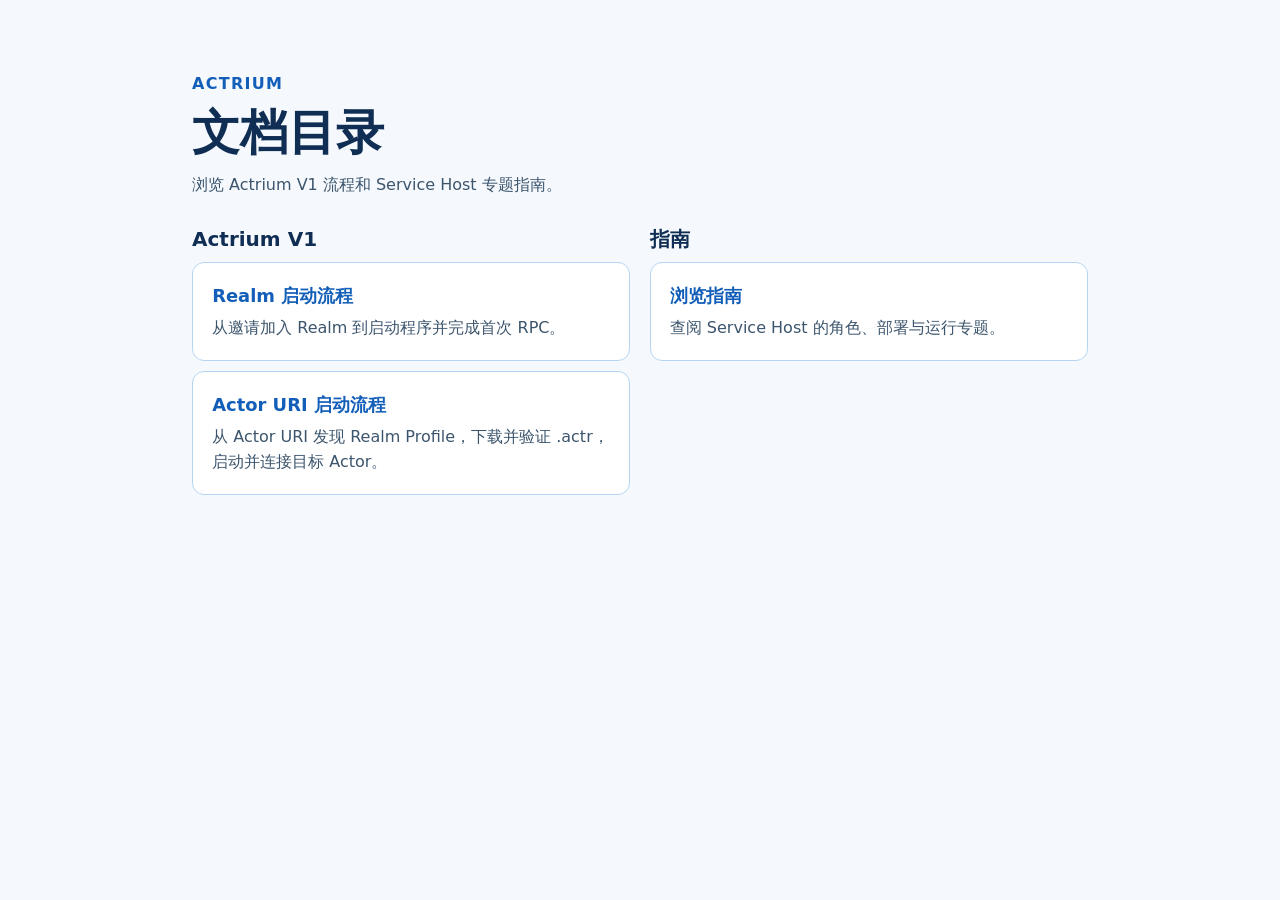
<file: index.html>
<!doctype html>
<html lang="zh-CN">
  <head>
    <meta charset="utf-8" />
    <meta name="viewport" content="width=device-width, initial-scale=1" />
    <title>Actrium 文档目录</title>
    <link rel="stylesheet" href="./assets/directory.css" />
  </head>
  <body>
    <main>
      <header>
        <p class="label">Actrium</p>
        <h1>文档目录</h1>
        <p class="intro">浏览 Actrium V1 流程和 Service Host 专题指南。</p>
      </header>

      <nav class="directory" aria-label="文档目录">
        <section aria-labelledby="actrium-v1">
          <h2 id="actrium-v1">Actrium V1</h2>
          <a class="entry" href="./realm-launch-flow/">
            <strong>Realm 启动流程</strong>
            <span>从邀请加入 Realm 到启动程序并完成首次 RPC。</span>
          </a>
          <a class="entry" href="./actor-uri-flow/">
            <strong>Actor URI 启动流程</strong>
            <span>从 Actor URI 发现 Realm Profile，下载并验证 .actr，启动并连接目标 Actor。</span>
          </a>
        </section>
        <section aria-labelledby="guides">
          <h2 id="guides">指南</h2>
          <a class="entry" href="./guides/">
            <strong>浏览指南</strong>
            <span>查阅 Service Host 的角色、部署与运行专题。</span>
          </a>
        </section>
      </nav>
    </main>
  </body>
</html>
</file>
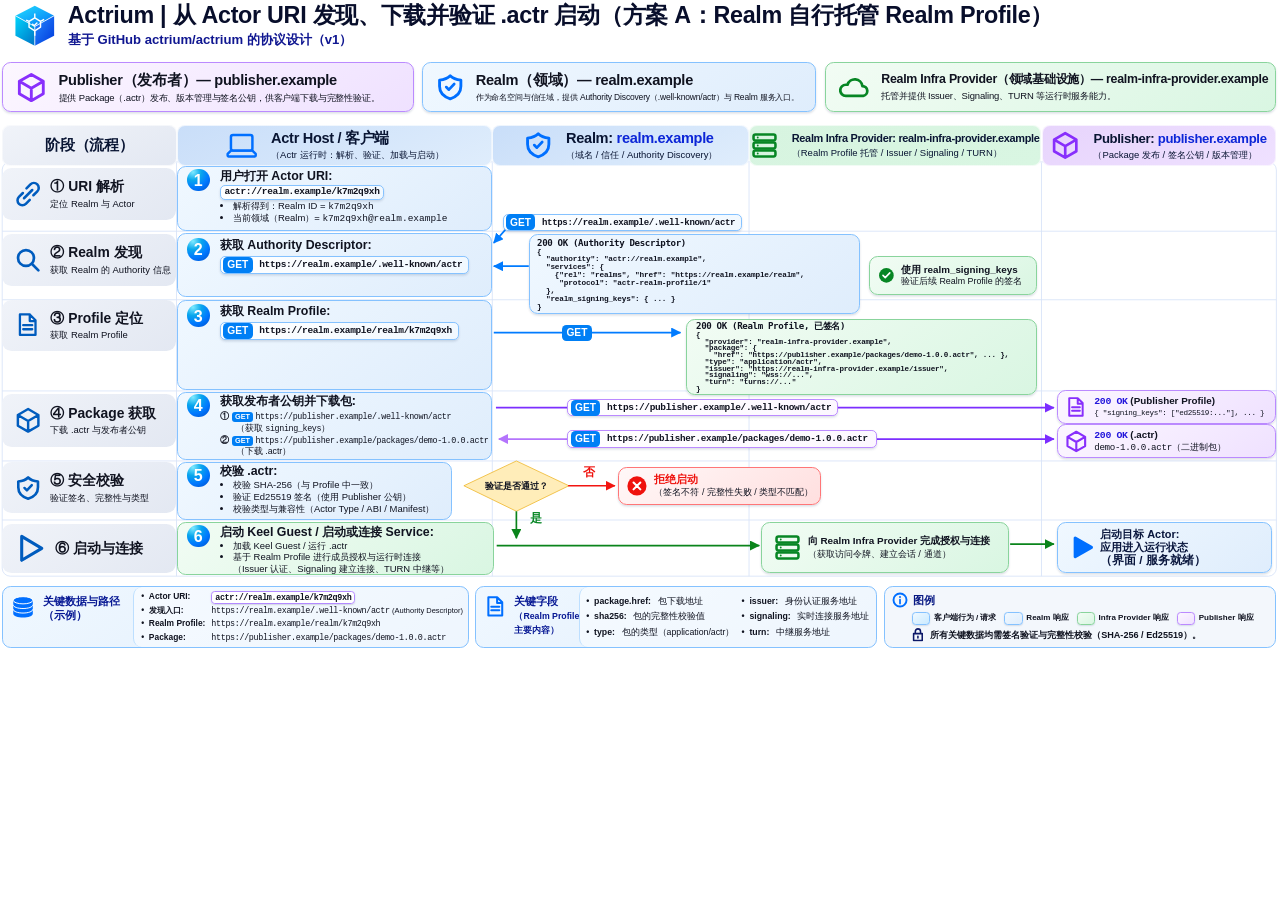
<file: actor-uri-flow/index.html>
<!doctype html>
<html lang="zh-CN">
<head>
  <meta charset="utf-8">
  <meta name="viewport" content="width=device-width, initial-scale=1">
  <title>Actrium | 从 Actor URI 发现、下载并验证 .actr 启动</title>
  <style>
    :root {
      color-scheme: light;
      font-family: Arial, "PingFang SC", "Microsoft YaHei", "Noto Sans CJK SC", sans-serif;
      color: #101320;
      background: #fff;
    }

    * { box-sizing: border-box; }
    body, h1, h2, h3, p, pre, ul, dl, dd { margin: 0; }
    code, pre { font-family: Menlo, Consolas, "Liberation Mono", monospace; }

    .viewport { overflow-x: auto; }
    .frame {
      width: 100%;
      min-width: 1200px;
      max-width: 1755px;
      margin-inline: auto;
      container-type: inline-size;
    }

    /* One unit corresponds to one pixel on the reference diagram. */
    .diagram {
      --u: calc(100cqw / 1755);
      position: relative;
      isolation: isolate;
      aspect-ratio: 1755 / 896;
      font-size: calc(14 * var(--u));
      line-height: 1.26;
      background: #fff;
    }
    .placed {
      position: absolute;
      left: calc(var(--x) * var(--u));
      top: calc(var(--y) * var(--u));
      width: calc(var(--w) * var(--u));
      height: calc(var(--h) * var(--u));
    }

    .symbols { position: absolute; width: 0; height: 0; overflow: hidden; }
    .icon {
      flex: none;
      width: calc(var(--size, 36) * var(--u));
      height: calc(var(--size, 36) * var(--u));
      color: var(--accent, #007cff);
    }
    .wires {
      position: absolute;
      inset: 0;
      width: 100%;
      height: 100%;
      z-index: -1;
      pointer-events: none;
    }

    .masthead {
      display: flex;
      align-items: center;
      gap: calc(17 * var(--u));
    }
    .masthead h1 {
      color: #080e2b;
      font-size: calc(32 * var(--u));
      line-height: 1.16;
      letter-spacing: calc(-.4 * var(--u));
      font-weight: 800;
    }
    .masthead p {
      margin-top: calc(4 * var(--u));
      color: #101791;
      font-size: calc(18 * var(--u));
      font-weight: 700;
    }

    .blue {
      --accent: #006fff;
      --edge: #85c2ff;
      --light: #f0f8ff;
      --wash: #dfedfc;
      --header: #c9def9;
    }
    .green {
      --accent: #078624;
      --edge: #89d49c;
      --light: #f2fcf4;
      --wash: #d9f6e2;
      --header: #d7f4e0;
    }
    .purple {
      --accent: #882ffc;
      --edge: #bb8aff;
      --light: #fcf7ff;
      --wash: #efe1ff;
      --header: #e7d4fc;
    }
    .red {
      --accent: #ef120d;
      --edge: #ff7677;
      --light: #fff8f8;
      --wash: #ffdfdf;
    }
    .slate {
      --accent: #005cbe;
      --light: #f0f3f9;
      --wash: #e3e8f2;
    }

    .panel, .chip {
      border: calc(1 * var(--u)) solid var(--edge);
      background: linear-gradient(145deg, var(--light), var(--wash));
      border-radius: calc(12 * var(--u));
    }
    .role, .response, .callout, .result, .chip {
      box-shadow: 0 calc(2 * var(--u)) calc(3 * var(--u)) #21355b29;
    }
    .role {
      display: flex;
      align-items: center;
      gap: calc(16 * var(--u));
      padding-inline: calc(18 * var(--u));
    }
    .role h2 {
      font-size: calc(var(--role-size, 20) * var(--u));
      letter-spacing: calc(-.37 * var(--u));
      white-space: nowrap;
    }
    .role p {
      margin-top: calc(4 * var(--u));
      font-size: calc(var(--role-body-size, 13) * var(--u));
      letter-spacing: calc(-.22 * var(--u));
      white-space: nowrap;
    }

    .lane {
      display: flex;
      align-items: center;
      justify-content: center;
      gap: calc(19 * var(--u));
      border-radius: calc(11 * var(--u));
      background: linear-gradient(155deg, var(--header, var(--light)), var(--wash));
      border: calc(1 * var(--u)) solid #ffffffa8;
    }
    .lane h2 {
      color: #091533;
      font-size: calc(var(--lane-size, 20) * var(--u));
      line-height: 1.15;
      letter-spacing: calc(-.44 * var(--u));
      white-space: nowrap;
    }
    .lane p {
      margin-top: calc(4 * var(--u));
      color: #091533;
      font-size: calc(13 * var(--u));
      white-space: nowrap;
    }
    .domain { color: #0c26d7; }

    .phase {
      display: flex;
      align-items: center;
      gap: calc(13 * var(--u));
      padding-inline: calc(17 * var(--u));
      border-radius: calc(13 * var(--u));
      background: linear-gradient(145deg, var(--light), var(--wash));
    }
    .phase h3 {
      font-size: calc(19 * var(--u));
      font-weight: 800;
      line-height: 1.2;
    }
    .phase p {
      margin-top: calc(4 * var(--u));
      font-size: calc(13 * var(--u));
      white-space: nowrap;
    }

    .step {
      display: flex;
      align-items: flex-start;
      gap: calc(14 * var(--u));
      padding: calc(2 * var(--u)) calc(12 * var(--u)) calc(3 * var(--u));
    }
    .step-number {
      display: grid;
      flex: none;
      place-items: center;
      width: calc(31 * var(--u));
      height: calc(31 * var(--u));
      border-radius: 50%;
      color: #fff;
      background: radial-gradient(circle at 26% 14%, #7eeaff, #09a7ec 32%, #0078ff 63%, #004dc7);
      font-size: calc(22 * var(--u));
      font-weight: 800;
      line-height: 1;
    }
    .step-body { min-width: 0; }
    .step h3 {
      font-size: calc(17 * var(--u));
      font-weight: 800;
      line-height: 1.2;
      white-space: nowrap;
    }
    .step ul {
      padding-inline-start: calc(18 * var(--u));
      font-size: calc(13 * var(--u));
      line-height: 1.25;
      white-space: nowrap;
    }
    .step .detail { display: block; }
    .step .chip { margin: calc(4 * var(--u)) 0 0; }
    .step .uri { margin-top: calc(2 * var(--u)); }
    .step .compact {
      margin-top: calc(3 * var(--u));
      font-size: calc(12 * var(--u));
      line-height: 1.28;
      white-space: nowrap;
    }
    .compact .detail { margin-inline-start: calc(22 * var(--u)); }
    .sequence {
      display: inline-block;
      width: calc(17 * var(--u));
      font-weight: 700;
    }

    .chip {
      display: inline-flex;
      align-items: center;
      gap: calc(9 * var(--u));
      min-height: calc(24 * var(--u));
      padding-inline: calc(3 * var(--u)) calc(8 * var(--u));
      border-radius: calc(7 * var(--u));
      background: linear-gradient(150deg, #fff, var(--light));
      white-space: nowrap;
    }
    .chip code, .uri code {
      font-size: calc(var(--url-size, 13) * var(--u));
      letter-spacing: calc(-.46 * var(--u));
      font-weight: 700;
    }
    .chip.uri {
      min-height: calc(20 * var(--u));
      padding-inline: calc(5 * var(--u));
    }
    .method {
      display: inline-block;
      padding: calc(3 * var(--u)) calc(6 * var(--u));
      border-radius: calc(6 * var(--u));
      background: #007ff5;
      color: #fff;
      font: 700 calc(14 * var(--u)) / 1.15 Arial, sans-serif;
      vertical-align: baseline;
    }
    .method.small {
      padding: calc(1 * var(--u)) calc(4 * var(--u));
      border-radius: calc(4 * var(--u));
      font-size: calc(10 * var(--u));
    }
    .placed.chip { justify-content: flex-start; }
    .request-marker { display: grid; place-items: center; }
    .compact code {
      font-size: calc(11.5 * var(--u));
      letter-spacing: calc(-.5 * var(--u));
    }

    .response {
      padding: calc(4 * var(--u)) calc(10 * var(--u));
    }
    .response h3 {
      font: 800 calc(12.5 * var(--u)) / 1.16 Menlo, Consolas, monospace;
      letter-spacing: calc(-.48 * var(--u));
    }
    .response pre {
      font-size: calc(10.6 * var(--u));
      font-weight: 600;
      line-height: 1.02;
      letter-spacing: calc(-.24 * var(--u));
    }
    .response.profile { padding: calc(1 * var(--u)) calc(12 * var(--u)); }
    .response.profile pre {
      font-size: calc(10.35 * var(--u));
      line-height: calc(9.3 * var(--u));
    }

    .callout, .result {
      display: flex;
      align-items: center;
      gap: calc(9 * var(--u));
      padding-inline: calc(10 * var(--u));
    }
    .callout strong, .result strong { display: block; }
    .callout strong {
      font-size: calc(var(--label-size, 15) * var(--u));
      white-space: nowrap;
    }
    .callout .accent { color: var(--accent); }
    .callout p {
      font-size: calc(var(--callout-size, 13) * var(--u));
      white-space: nowrap;
    }
    .result h3 {
      font-size: calc(13.5 * var(--u));
      line-height: 1.18;
      white-space: nowrap;
    }
    .result p {
      font-size: calc(12.6 * var(--u));
      white-space: nowrap;
    }
    .result .status { color: #2416dc; }
    .result code { letter-spacing: calc(-.46 * var(--u)); }
    .result .snippet { font-size: calc(10.5 * var(--u)); }
    .decision {
      display: grid;
      place-items: center;
      text-align: center;
      font-weight: 800;
      font-size: calc(13 * var(--u));
    }
    .branch {
      text-align: center;
      font-size: calc(16 * var(--u));
      font-weight: 800;
      color: var(--accent);
    }
    .outcome {
      color: #09163d;
      font-size: calc(16 * var(--u));
      font-weight: 800;
      line-height: 1.15;
    }

    .footer {
      display: flex;
      align-items: stretch;
      border-radius: calc(12 * var(--u));
    }
    .footer-heading {
      display: flex;
      flex: 0 0 calc(var(--label-width) * var(--u));
      min-width: 0;
      align-items: flex-start;
      gap: calc(10 * var(--u));
      padding: calc(11 * var(--u)) calc(11 * var(--u));
      color: #071894;
    }
    .footer-heading h2 {
      font-size: calc(15 * var(--u));
      line-height: 1.25;
      white-space: nowrap;
    }
    .footer-heading small { font-size: calc(12 * var(--u)); }
    .footer-details {
      display: flex;
      flex: 1;
      min-width: 0;
      align-items: center;
      border-inline-start: calc(1 * var(--u)) solid #bddfff;
      border-radius: calc(12 * var(--u));
      background: #ffffff74;
    }
    .paths {
      width: 100%;
      padding: calc(5 * var(--u)) calc(10 * var(--u));
      font-size: calc(11.55 * var(--u));
      line-height: 1.48;
      white-space: nowrap;
    }
    .paths > div {
      display: grid;
      grid-template-columns: calc(96 * var(--u)) 1fr;
      align-items: baseline;
    }
    .paths dt, .fields dt { font-weight: 800; }
    .paths dt::before, .fields dt::before { content: "•"; margin-right: .55em; }
    .paths code { letter-spacing: calc(-.48 * var(--u)); }
    .paths small { font-size: calc(10.3 * var(--u)); }
    .uri-example {
      padding: calc(1 * var(--u)) calc(4 * var(--u));
      border: calc(1 * var(--u)) solid #b38aff;
      border-radius: calc(5 * var(--u));
      background: #fff;
      box-shadow: 0 calc(1 * var(--u)) calc(2 * var(--u)) #51467b42;
      font-weight: 700;
    }
    .fields {
      display: grid;
      grid-template-columns: minmax(0, 1.16fr) minmax(0, 1fr);
      gap: calc(9 * var(--u));
      width: 100%;
      padding: calc(4 * var(--u)) calc(9 * var(--u));
      font-size: calc(12 * var(--u));
      line-height: 1.82;
    }
    .fields dl > div { display: flex; gap: calc(9 * var(--u)); white-space: nowrap; }
    .legend {
      flex-direction: column;
      align-items: flex-start;
      justify-content: space-between;
      padding: calc(7 * var(--u)) calc(10 * var(--u));
      background: #f3f7fc;
    }
    .legend-title, .legend-note, .swatches, .swatches li {
      display: flex;
      align-items: center;
    }
    .legend-title, .legend-note { gap: calc(7 * var(--u)); }
    .legend-title { color: #081983; }
    .legend-title h2 { font-size: calc(15 * var(--u)); }
    .swatches {
      gap: calc(11 * var(--u));
      list-style: none;
      padding-left: calc(27 * var(--u));
      font-size: calc(11 * var(--u));
      font-weight: 700;
      white-space: nowrap;
    }
    .swatches li { gap: calc(5 * var(--u)); }
    .swatch {
      width: calc(25 * var(--u));
      height: calc(19 * var(--u));
      border: calc(1 * var(--u)) solid var(--edge);
      border-radius: calc(5 * var(--u));
      background: linear-gradient(145deg, var(--light), var(--wash));
      box-shadow: 0 calc(1 * var(--u)) calc(2 * var(--u)) #2340692b;
    }
    .swatch.host { background: linear-gradient(145deg, #f0f9ff, #caeaff); }
    .legend-note {
      margin-left: calc(26 * var(--u));
      font-size: calc(12.5 * var(--u));
      font-weight: 700;
      white-space: nowrap;
    }

    @page { size: landscape; margin: 7mm; }
    @media print {
      .viewport { overflow: visible; }
      .frame { min-width: 0; max-width: none; }
      .diagram { break-inside: avoid; print-color-adjust: exact; -webkit-print-color-adjust: exact; }
    }
  </style>
</head>
<body>
  <svg class="symbols" xmlns="http://www.w3.org/2000/svg" aria-hidden="true">
    <defs>
      <linearGradient id="logo-top" x2="1" y2="1">
        <stop stop-color="#22e0ff"/>
        <stop offset="1" stop-color="#0475f7"/>
      </linearGradient>
      <linearGradient id="logo-left" x2=".8" y2="1">
        <stop stop-color="#00d6fd"/>
        <stop offset="1" stop-color="#007bc9"/>
      </linearGradient>
      <linearGradient id="logo-right" x2="1" y2="1">
        <stop stop-color="#2489ff"/>
        <stop offset="1" stop-color="#0038db"/>
      </linearGradient>

      <symbol id="icon-logo" viewBox="0 0 56 58">
        <path d="M28 1 55 15 28 30 1 15Z" fill="url(#logo-top)"/>
        <path d="M1 15 28 30V57L1 43Z" fill="url(#logo-left)"/>
        <path d="M55 15 28 30V57L55 43Z" fill="url(#logo-right)"/>
        <path d="M1 15 28 30 55 15M28 30V57" fill="none" stroke="#f2fbff" stroke-width="1.2"/>
        <path d="M28 18 36 23V31L28 36 20 31V23Z M28 36V43 M28 18V12 M20 23 16 21 M36 23 41 20"
              fill="none" stroke="white" stroke-width="2" stroke-linejoin="round"/>
        <path d="m25 27 2 2 4-4" fill="none" stroke="white" stroke-width="2" stroke-linecap="round" stroke-linejoin="round"/>
      </symbol>
      <symbol id="icon-package" viewBox="0 0 32 32">
        <path d="m16 2.5 12.5 7.2v13.1L16 30 3.5 22.8V9.7Z M3.5 9.7 16 17l12.5-7.3 M16 17v13"
              fill="none" stroke="currentColor" stroke-width="3" stroke-linecap="round" stroke-linejoin="round"/>
      </symbol>
      <symbol id="icon-shield" viewBox="0 0 32 32">
        <path d="M16 3c3 3 8 4.5 12 5v7c0 6.8-4.5 11.7-12 14-7.5-2.3-12-7.2-12-14V8c4-.5 9-2 12-5Z"
              fill="none" stroke="currentColor" stroke-width="3.2" stroke-linejoin="round"/>
        <path d="m11.5 15.8 3 3 6-6.4" fill="none" stroke="currentColor" stroke-width="3" stroke-linecap="round" stroke-linejoin="round"/>
      </symbol>
      <symbol id="icon-cloud" viewBox="0 0 36 32">
        <path d="M8 26a6.5 6.5 0 0 1 0-13h2a9 9 0 0 1 17.5 1.5A5.8 5.8 0 0 1 28.5 26H8Z"
              fill="none" stroke="currentColor" stroke-width="3.2" stroke-linecap="round" stroke-linejoin="round"/>
      </symbol>
      <symbol id="icon-laptop" viewBox="0 0 38 32">
        <rect x="6" y="3" width="26" height="19" rx="2.5" fill="none" stroke="currentColor" stroke-width="3"/>
        <path d="m6 22-4 4v2c0 .6.5 1 1 1h32c.5 0 1-.4 1-1v-2l-4-4Z"
              fill="none" stroke="currentColor" stroke-width="3" stroke-linecap="round" stroke-linejoin="round"/>
      </symbol>
      <symbol id="icon-server" viewBox="0 0 32 32">
        <g fill="none" stroke="currentColor" stroke-width="3">
          <rect x="3" y="3" width="26" height="7" rx="2.2"/>
          <rect x="3" y="12.5" width="26" height="7" rx="2.2"/>
          <rect x="3" y="22" width="26" height="7" rx="2.2"/>
        </g>
        <g fill="currentColor">
          <circle cx="8" cy="6.5" r="1.1"/>
          <circle cx="8" cy="16" r="1.1"/>
          <circle cx="8" cy="25.5" r="1.1"/>
        </g>
      </symbol>
      <symbol id="icon-link" viewBox="0 0 32 32">
        <path d="m14 9 4.8-4.8a5.9 5.9 0 0 1 8.4 8.4l-4.8 4.8 M18 23l-4.8 4.8a5.9 5.9 0 0 1-8.4-8.4l4.8-4.8 M11 21 21 11"
              fill="none" stroke="currentColor" stroke-width="3.1" stroke-linecap="round"/>
      </symbol>
      <symbol id="icon-search" viewBox="0 0 32 32">
        <circle cx="13.4" cy="13.4" r="9.7" fill="none" stroke="currentColor" stroke-width="3.3"/>
        <path d="m20.5 20.5 8 8" fill="none" stroke="currentColor" stroke-width="3.3" stroke-linecap="round"/>
      </symbol>
      <symbol id="icon-file" viewBox="0 0 32 32">
        <path d="M6 3h12l7 7v18H6Z M18 3v8h7 M10 16h11 M10 21h11"
              fill="none" stroke="currentColor" stroke-width="2.8" stroke-linecap="round" stroke-linejoin="round"/>
      </symbol>
      <symbol id="icon-play" viewBox="0 0 32 32">
        <path d="M7 3.5 28 16 7 28.5Z" fill="none" stroke="currentColor" stroke-width="3.2" stroke-linejoin="round"/>
      </symbol>
      <symbol id="icon-play-filled" viewBox="0 0 32 32">
        <path d="M6 4a2 2 0 0 1 3-1.7l21 12a2 2 0 0 1 0 3.4l-21 12A2 2 0 0 1 6 28Z" fill="currentColor"/>
      </symbol>
      <symbol id="icon-check" viewBox="0 0 32 32">
        <circle cx="16" cy="16" r="14" fill="currentColor"/>
        <path d="m9.5 16 4.3 4.3 8.7-9.1" fill="none" stroke="white" stroke-width="3" stroke-linecap="round" stroke-linejoin="round"/>
      </symbol>
      <symbol id="icon-close" viewBox="0 0 32 32">
        <circle cx="16" cy="16" r="14" fill="currentColor"/>
        <path d="m11 11 10 10m0-10L11 21" fill="none" stroke="white" stroke-width="3" stroke-linecap="round"/>
      </symbol>
      <symbol id="icon-database" viewBox="0 0 32 32">
        <path d="M3 7h26v18c0 3-6 5-13 5S3 28 3 25Z" fill="currentColor"/>
        <ellipse cx="16" cy="7" rx="13" ry="4.8" fill="currentColor" stroke="#fff" stroke-width="1.3"/>
        <path d="M3 13c0 3 6 5 13 5s13-2 13-5M3 19c0 3 6 5 13 5s13-2 13-5" fill="none" stroke="#fff" stroke-width="1.3"/>
      </symbol>
      <symbol id="icon-info" viewBox="0 0 32 32">
        <circle cx="16" cy="16" r="13" fill="none" stroke="currentColor" stroke-width="3.8"/>
        <circle cx="16" cy="10" r="2" fill="currentColor"/>
        <path d="M16 15v8" fill="none" stroke="currentColor" stroke-width="3.5" stroke-linecap="round"/>
      </symbol>
      <symbol id="icon-lock" viewBox="0 0 32 32">
        <path d="M10 13V8a6 6 0 1 1 12 0v5M6 13h20v16H6Z M16 19v4"
              fill="none" stroke="currentColor" stroke-width="3.6" stroke-linecap="round" stroke-linejoin="round"/>
      </symbol>
    </defs>
  </svg>

  <div class="viewport">
    <div class="frame">
      <main class="diagram" aria-labelledby="diagram-title">
        <svg class="wires" viewBox="0 0 1755 896" aria-hidden="true">
          <defs>
            <marker id="arrow" viewBox="0 0 10 10" refX="9.2" refY="5" markerWidth="6" markerHeight="6" orient="auto-start-reverse">
              <path d="M0 0 10 5 0 10Z" fill="context-stroke"/>
            </marker>
          </defs>
          <g fill="none" stroke="#d9e4f8" stroke-width="1.2">
            <rect x="3" y="222" width="1747" height="568" rx="11"/>
            <path d="M242 223v567M675 223v567M1027 223v567M1428 223v567 M3 317h1747M3 411h1747M3 536h1747M3 632h1747M3 713h1747"/>
          </g>
          <g fill="none" stroke="#007bff" stroke-width="2.3" marker-end="url(#arrow)">
            <path d="m700 307-23 26"/>
            <path d="M725 365h-48"/>
            <path d="M677 456h256"/>
          </g>
          <g fill="none" stroke-width="2.3">
            <path d="M680 559h765" stroke="#7c2eff" marker-end="url(#arrow)"/>
            <path d="M778 602H684" stroke="#b474fc" marker-end="url(#arrow)"/>
            <path d="M778 602h667" stroke="#7c2eff" marker-end="url(#arrow)"/>
          </g>
          <path d="m636 666 72-34 72 34-72 35Z" fill="#ffedb9" stroke="#eeb11b"/>
          <path d="M779 666h64" fill="none" stroke="#f21511" stroke-width="2.3" marker-end="url(#arrow)"/>
          <g fill="none" stroke="#0a841b" stroke-width="2.3" marker-end="url(#arrow)">
            <path d="M708 701v37"/>
            <path d="M681 748h360"/>
            <path d="M1385 746h60"/>
          </g>
        </svg>

        <header class="masthead placed" style="--x: 19; --y: 3; --w: 1728; --h: 64">
          <svg class="icon" style="--size: 57" aria-hidden="true"><use href="#icon-logo"/></svg>
          <div>
            <h1 id="diagram-title">Actrium | 从 Actor URI 发现、下载并验证 .actr 启动（方案 A：Realm 自行托管 Realm Profile）</h1>
            <p>基于 GitHub actrium/actrium 的协议设计（v1）</p>
          </div>
        </header>

        <section aria-label="角色">
          <article class="role panel purple placed" style="--x: 3; --y: 85; --w: 564; --h: 69">
            <svg class="icon" style="--size: 42" aria-hidden="true"><use href="#icon-package"/></svg>
            <div>
              <h2>Publisher（发布者）— publisher.example</h2>
              <p>提供 Package（.actr）发布、版本管理与签名公钥，供客户端下载与完整性验证。</p>
            </div>
          </article>
          <article class="role panel blue placed" style="--x: 578; --y: 85; --w: 541; --h: 69; --role-body-size: 11.65">
            <svg class="icon" style="--size: 39" aria-hidden="true"><use href="#icon-shield"/></svg>
            <div>
              <h2>Realm（领域）— realm.example</h2>
              <p>作为命名空间与信任域，提供 Authority Discovery（.well-known/actr）与 Realm 服务入口。</p>
            </div>
          </article>
          <article class="role panel green placed" style="--x: 1131; --y: 85; --w: 619; --h: 69; --role-size: 17">
            <svg class="icon" style="--size: 42" aria-hidden="true"><use href="#icon-cloud"/></svg>
            <div>
              <h2>Realm Infra Provider（领域基础设施）— realm-infra-provider.example</h2>
              <p>托管并提供 Issuer、Signaling、TURN 等运行时服务能力。</p>
            </div>
          </article>
        </section>

        <section aria-label="泳道">
          <div class="lane slate placed" style="--x: 3; --y: 171; --w: 239; --h: 57"><h2>阶段（流程）</h2></div>
          <div class="lane blue placed" style="--x: 243; --y: 171; --w: 432; --h: 57">
            <svg class="icon" style="--size: 43" aria-hidden="true"><use href="#icon-laptop"/></svg>
            <div>
              <h2>Actr Host / 客户端</h2>
              <p>（Actr 运行时：解析、验证、加载与启动）</p>
            </div>
          </div>
          <div class="lane blue placed" style="--x: 675; --y: 171; --w: 352; --h: 57">
            <svg class="icon" style="--size: 39" aria-hidden="true"><use href="#icon-shield"/></svg>
            <div>
              <h2>Realm: <span class="domain">realm.example</span></h2>
              <p>（域名 / 信任 / Authority Discovery）</p>
            </div>
          </div>
          <div class="lane green placed" style="--x: 1027; --y: 171; --w: 401; --h: 57; --lane-size: 15">
            <svg class="icon" style="--size: 37" aria-hidden="true"><use href="#icon-server"/></svg>
            <div>
              <h2>Realm Infra Provider: realm-infra-provider.example</h2>
              <p>（Realm Profile 托管 / Issuer / Signaling / TURN）</p>
            </div>
          </div>
          <div class="lane purple placed" style="--x: 1428; --y: 171; --w: 322; --h: 57; --lane-size: 18">
            <svg class="icon" style="--size: 39" aria-hidden="true"><use href="#icon-package"/></svg>
            <div>
              <h2>Publisher: <span class="domain">publisher.example</span></h2>
              <p>（Package 发布 / 签名公钥 / 版本管理）</p>
            </div>
          </div>
        </section>

        <section aria-labelledby="phase-uri">
          <div class="phase slate placed" style="--x: 3; --y: 230; --w: 238; --h: 72">
            <svg class="icon" aria-hidden="true"><use href="#icon-link"/></svg>
            <div>
              <h3 id="phase-uri">① URI 解析</h3>
              <p>定位 Realm 与 Actor</p>
            </div>
          </div>
          <article class="step panel blue placed" style="--x: 243; --y: 228; --w: 432; --h: 89">
            <span class="step-number" aria-hidden="true">1</span>
            <div class="step-body">
              <h3>用户打开 Actor URI:</h3>
              <span class="chip uri"><code>actr://realm.example/k7m2q9xh</code></span>
              <ul>
                <li>解析得到：Realm ID = <code>k7m2q9xh</code></li>
                <li>当前领域（Realm）= <code>k7m2q9xh@realm.example</code></li>
              </ul>
            </div>
          </article>
        </section>

        <section aria-labelledby="phase-discovery">
          <div class="phase slate placed" style="--x: 3; --y: 321; --w: 238; --h: 71">
            <svg class="icon" aria-hidden="true"><use href="#icon-search"/></svg>
            <div>
              <h3 id="phase-discovery">② Realm 发现</h3>
              <p>获取 Realm 的 Authority 信息</p>
            </div>
          </div>
          <article class="step panel blue placed" style="--x: 243; --y: 319; --w: 432; --h: 88; padding-top: calc(6 * var(--u))">
            <span class="step-number" aria-hidden="true">2</span>
            <div class="step-body">
              <h3>获取 Authority Descriptor:</h3>
              <span class="chip"><span class="method">GET</span><code>https://realm.example/.well-known/actr</code></span>
            </div>
          </article>
          <div class="chip blue placed" style="--x: 689; --y: 293; --w: 329; --h: 24; --url-size: 12.4">
            <span class="method">GET</span><code>https://realm.example/.well-known/actr</code>
          </div>
          <article class="response panel blue placed" style="--x: 725; --y: 321; --w: 454; --h: 109">
            <h3>200 OK (Authority Descriptor)</h3>
            <pre><code>{
  "authority": "actr://realm.example",
  "services": {
    {"rel": "realms", "href": "https://realm.example/realm",
     "protocol": "actr-realm-profile/1"
  },
  "realm_signing_keys": { ... }
}</code></pre>
          </article>
          <aside class="callout panel green placed" style="--x: 1192; --y: 351; --w: 230; --h: 53; --label-size: 13.5; --callout-size: 12.2">
            <svg class="icon" style="--size: 23" aria-hidden="true"><use href="#icon-check"/></svg>
            <div>
              <strong>使用 realm_signing_keys</strong>
              <p>验证后续 Realm Profile 的签名</p>
            </div>
          </aside>
        </section>

        <section aria-labelledby="phase-profile">
          <div class="phase slate placed" style="--x: 3; --y: 411; --w: 238; --h: 70">
            <svg class="icon" aria-hidden="true"><use href="#icon-file"/></svg>
            <div>
              <h3 id="phase-profile">③ Profile 定位</h3>
              <p>获取 Realm Profile</p>
            </div>
          </div>
          <article class="step panel blue placed" style="--x: 243; --y: 411; --w: 432; --h: 124; padding-top: calc(5 * var(--u))">
            <span class="step-number" aria-hidden="true">3</span>
            <div class="step-body">
              <h3>获取 Realm Profile:</h3>
              <span class="chip"><span class="method">GET</span><code>https://realm.example/realm/k7m2q9xh</code></span>
            </div>
          </article>
          <div class="request-marker placed" style="--x: 770; --y: 444; --w: 42; --h: 24"><span class="method">GET</span></div>
          <article class="response profile panel green placed" style="--x: 941; --y: 438; --w: 481; --h: 103">
            <h3>200 OK (Realm Profile, 已签名)</h3>
            <pre><code>{
  "provider": "realm-infra-provider.example",
  "package": {
    "href": "https://publisher.example/packages/demo-1.0.0.actr", ... },
  "type": "application/actr",
  "issuer": "https://realm-infra-provider.example/issuer",
  "signaling": "wss://...",
  "turn": "turns://..."
}</code></pre>
          </article>
        </section>

        <section aria-labelledby="phase-package">
          <div class="phase slate placed" style="--x: 3; --y: 540; --w: 238; --h: 73">
            <svg class="icon" aria-hidden="true"><use href="#icon-package"/></svg>
            <div>
              <h3 id="phase-package">④ Package 获取</h3>
              <p>下载 .actr 与发布者公钥</p>
            </div>
          </div>
          <article class="step panel blue placed" style="--x: 243; --y: 537; --w: 432; --h: 94">
            <span class="step-number" aria-hidden="true">4</span>
            <div class="step-body">
              <h3>获取发布者公钥并下载包:</h3>
              <div class="compact">
                <p><span class="sequence">①</span><span class="method small">GET</span> <code>https://publisher.example/.well-known/actr</code></p>
                <p class="detail">（获取 <code>signing_keys</code>）</p>
                <p><span class="sequence">②</span><span class="method small">GET</span> <code>https://publisher.example/packages/demo-1.0.0.actr</code></p>
                <p class="detail">（下载 .actr）</p>
              </div>
            </div>
          </article>
          <div class="chip purple placed" style="--x: 778; --y: 547; --w: 371; --h: 24">
            <span class="method">GET</span><code>https://publisher.example/.well-known/actr</code>
          </div>
          <article class="result panel purple placed" style="--x: 1449; --y: 535; --w: 301; --h: 46">
            <svg class="icon" style="--size: 31" aria-hidden="true"><use href="#icon-file"/></svg>
            <div>
              <h3><code class="status">200 OK</code> (Publisher Profile)</h3>
              <p class="snippet"><code>{ "signing_keys": ["ed25519:..."], ... }</code></p>
            </div>
          </article>
          <div class="chip purple placed" style="--x: 778; --y: 590; --w: 424; --h: 24; --url-size: 12.7">
            <span class="method">GET</span><code>https://publisher.example/packages/demo-1.0.0.actr</code>
          </div>
          <article class="result panel purple placed" style="--x: 1449; --y: 582; --w: 301; --h: 46">
            <svg class="icon" style="--size: 31" aria-hidden="true"><use href="#icon-package"/></svg>
            <div>
              <h3><code class="status">200 OK</code> (.actr)</h3>
              <p><code>demo-1.0.0.actr</code>（二进制包）</p>
            </div>
          </article>
        </section>

        <section aria-labelledby="phase-validation">
          <div class="phase slate placed" style="--x: 3; --y: 634; --w: 238; --h: 70">
            <svg class="icon" aria-hidden="true"><use href="#icon-shield"/></svg>
            <div>
              <h3 id="phase-validation">⑤ 安全校验</h3>
              <p>验证签名、完整性与类型</p>
            </div>
          </div>
          <article class="step panel blue placed" style="--x: 243; --y: 633; --w: 377; --h: 80">
            <span class="step-number" aria-hidden="true">5</span>
            <div class="step-body">
              <h3>校验 .actr:</h3>
              <ul>
                <li>校验 SHA-256（与 Profile 中一致）</li>
                <li>验证 Ed25519 签名（使用 Publisher 公钥）</li>
                <li>校验类型与兼容性（Actor Type / ABI / Manifest）</li>
              </ul>
            </div>
          </article>
          <p class="decision placed" style="--x: 636; --y: 632; --w: 144; --h: 69">验证是否通过？</p>
          <span class="branch red placed" style="--x: 793; --y: 637; --w: 30; --h: 20">否</span>
          <aside class="callout panel red placed" style="--x: 847; --y: 640; --w: 279; --h: 52; --callout-size: 12.1">
            <svg class="icon" style="--size: 30" aria-hidden="true"><use href="#icon-close"/></svg>
            <div>
              <strong class="accent">拒绝启动</strong>
              <p>（签名不符 / 完整性失败 / 类型不匹配）</p>
            </div>
          </aside>
          <span class="branch green placed" style="--x: 720; --y: 701; --w: 30; --h: 20">是</span>
        </section>

        <section aria-labelledby="phase-launch">
          <div class="phase slate placed" style="--x: 3; --y: 719; --w: 238; --h: 66">
            <svg class="icon" style="--size: 42" aria-hidden="true"><use href="#icon-play"/></svg>
            <h3 id="phase-launch">⑥ 启动与连接</h3>
          </div>
          <article class="step panel green placed" style="--x: 243; --y: 716; --w: 435; --h: 72">
            <span class="step-number" aria-hidden="true">6</span>
            <div class="step-body">
              <h3>启动 Keel Guest / 启动或连接 Service:</h3>
              <ul>
                <li>加载 Keel Guest / 运行 .actr</li>
                <li>基于 Realm Profile 进行成员授权与运行时连接<span class="detail">（Issuer 认证、Signaling 建立连接、TURN 中继等）</span></li>
              </ul>
            </div>
          </article>
          <aside class="callout panel green placed" style="--x: 1044; --y: 716; --w: 340; --h: 69; --label-size: 13.6; padding-inline: calc(16 * var(--u))">
            <svg class="icon" style="--size: 37" aria-hidden="true"><use href="#icon-server"/></svg>
            <div>
              <strong>向 Realm Infra Provider 完成授权与连接</strong>
              <p>（获取访问令牌、建立会话 / 通道）</p>
            </div>
          </aside>
          <aside class="callout panel blue placed" style="--x: 1449; --y: 716; --w: 295; --h: 69; padding-inline: calc(15 * var(--u))">
            <svg class="icon" style="--size: 34" aria-hidden="true"><use href="#icon-play-filled"/></svg>
            <div class="outcome">
              <strong>启动目标 Actor:</strong>
              <strong>应用进入运行状态</strong>
              <span>（界面 / 服务就绪）</span>
            </div>
          </aside>
        </section>

        <footer aria-label="路径、字段和图例">
          <section class="footer panel blue placed" style="--x: 3; --y: 804; --w: 640; --h: 85; --label-width: 178">
            <div class="footer-heading">
              <svg class="icon" style="--size: 33" aria-hidden="true"><use href="#icon-database"/></svg>
              <h2>关键数据与路径<br>（示例）</h2>
            </div>
            <div class="footer-details">
              <dl class="paths">
                <div><dt>Actor URI:</dt><dd><code class="uri-example">actr://realm.example/k7m2q9xh</code></dd></div>
                <div><dt>发现入口:</dt><dd><code>https://realm.example/.well-known/actr</code> <small>(Authority Descriptor)</small></dd></div>
                <div><dt>Realm Profile:</dt><dd><code>https://realm.example/realm/k7m2q9xh</code></dd></div>
                <div><dt>Package:</dt><dd><code>https://publisher.example/packages/demo-1.0.0.actr</code></dd></div>
              </dl>
            </div>
          </section>
          <section class="footer panel blue placed" style="--x: 651; --y: 804; --w: 552; --h: 85; --label-width: 141">
            <div class="footer-heading">
              <svg class="icon" style="--size: 32" aria-hidden="true"><use href="#icon-file"/></svg>
              <h2>关键字段<br><small>（Realm Profile<br> 主要内容）</small></h2>
            </div>
            <div class="footer-details">
              <div class="fields">
                <dl>
                  <div><dt>package.href:</dt><dd>包下载地址</dd></div>
                  <div><dt>sha256:</dt><dd>包的完整性校验值</dd></div>
                  <div><dt>type:</dt><dd>包的类型（application/actr）</dd></div>
                </dl>
                <dl>
                  <div><dt>issuer:</dt><dd>身份认证服务地址</dd></div>
                  <div><dt>signaling:</dt><dd>实时连接服务地址</dd></div>
                  <div><dt>turn:</dt><dd>中继服务地址</dd></div>
                </dl>
              </div>
            </div>
          </section>
          <section class="footer legend panel blue placed" style="--x: 1212; --y: 804; --w: 538; --h: 85">
            <div class="legend-title">
              <svg class="icon" style="--size: 22" aria-hidden="true"><use href="#icon-info"/></svg>
              <h2>图例</h2>
            </div>
            <ul class="swatches">
              <li><span class="swatch blue host" aria-hidden="true"></span>客户端行为 / 请求</li>
              <li><span class="swatch blue" aria-hidden="true"></span>Realm 响应</li>
              <li><span class="swatch green" aria-hidden="true"></span>Infra Provider 响应</li>
              <li><span class="swatch purple" aria-hidden="true"></span>Publisher 响应</li>
            </ul>
            <p class="legend-note">
              <svg class="icon" style="--size: 19; --accent: #0b1768" aria-hidden="true"><use href="#icon-lock"/></svg>
              所有关键数据均需签名验证与完整性校验（SHA-256 / Ed25519）。
            </p>
          </section>
        </footer>
      </main>
    </div>
  </div>
</body>
</html>
</file>
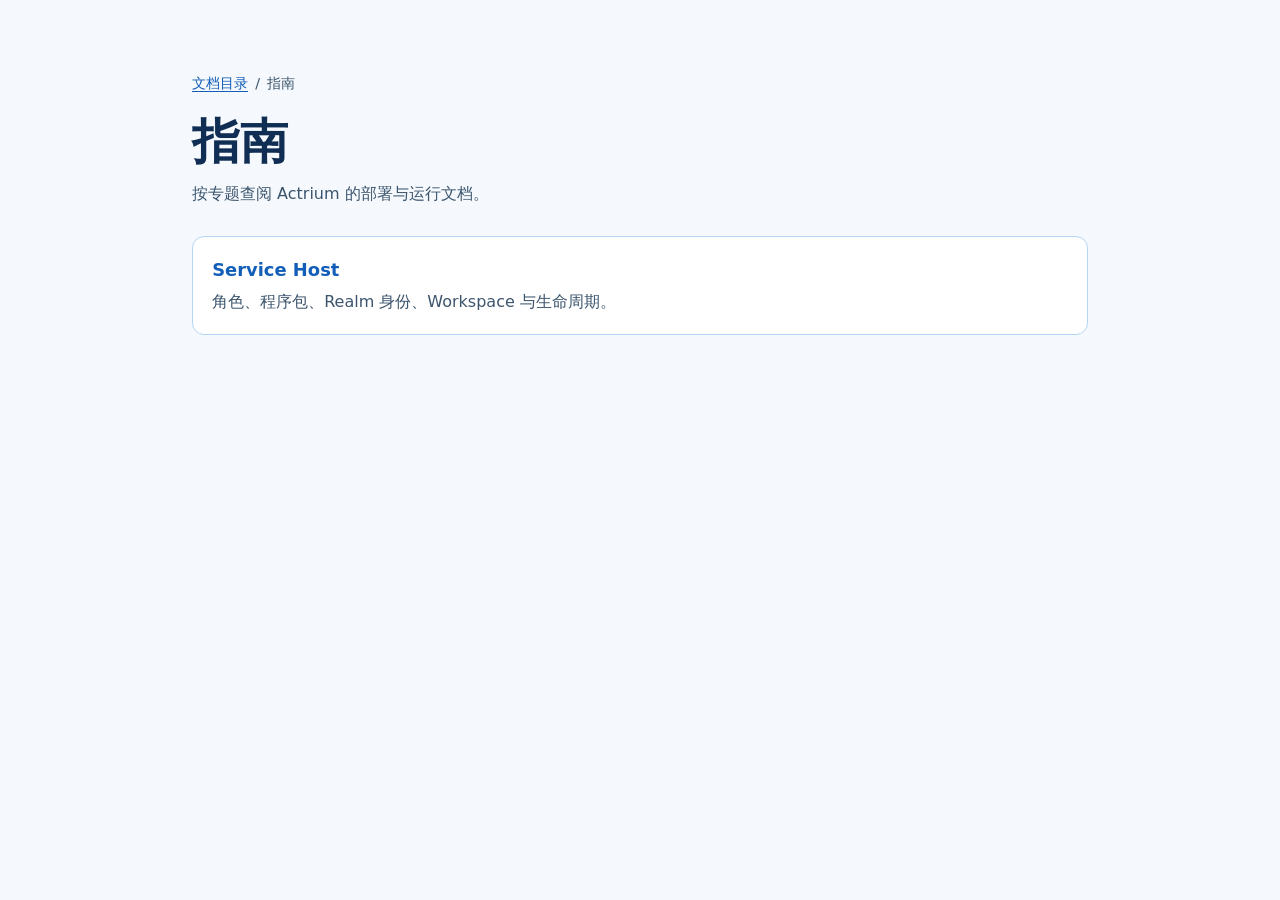
<file: guides/index.html>
<!doctype html>
<html lang="zh-CN">
  <head>
    <meta charset="utf-8" />
    <meta name="viewport" content="width=device-width, initial-scale=1" />
    <title>指南 · Actrium</title>
    <link rel="stylesheet" href="../assets/directory.css" />
  </head>
  <body>
    <main>
      <nav aria-label="当前位置">
        <ol class="breadcrumb">
          <li><a href="../">文档目录</a></li>
          <li aria-current="page">指南</li>
        </ol>
      </nav>

      <header>
        <h1>指南</h1>
        <p class="intro">按专题查阅 Actrium 的部署与运行文档。</p>
      </header>

      <nav class="directory" aria-label="指南目录">
        <a class="entry" href="./service-host/">
          <strong>Service Host</strong>
          <span>角色、程序包、Realm 身份、Workspace 与生命周期。</span>
        </a>
      </nav>
    </main>
  </body>
</html>
</file>
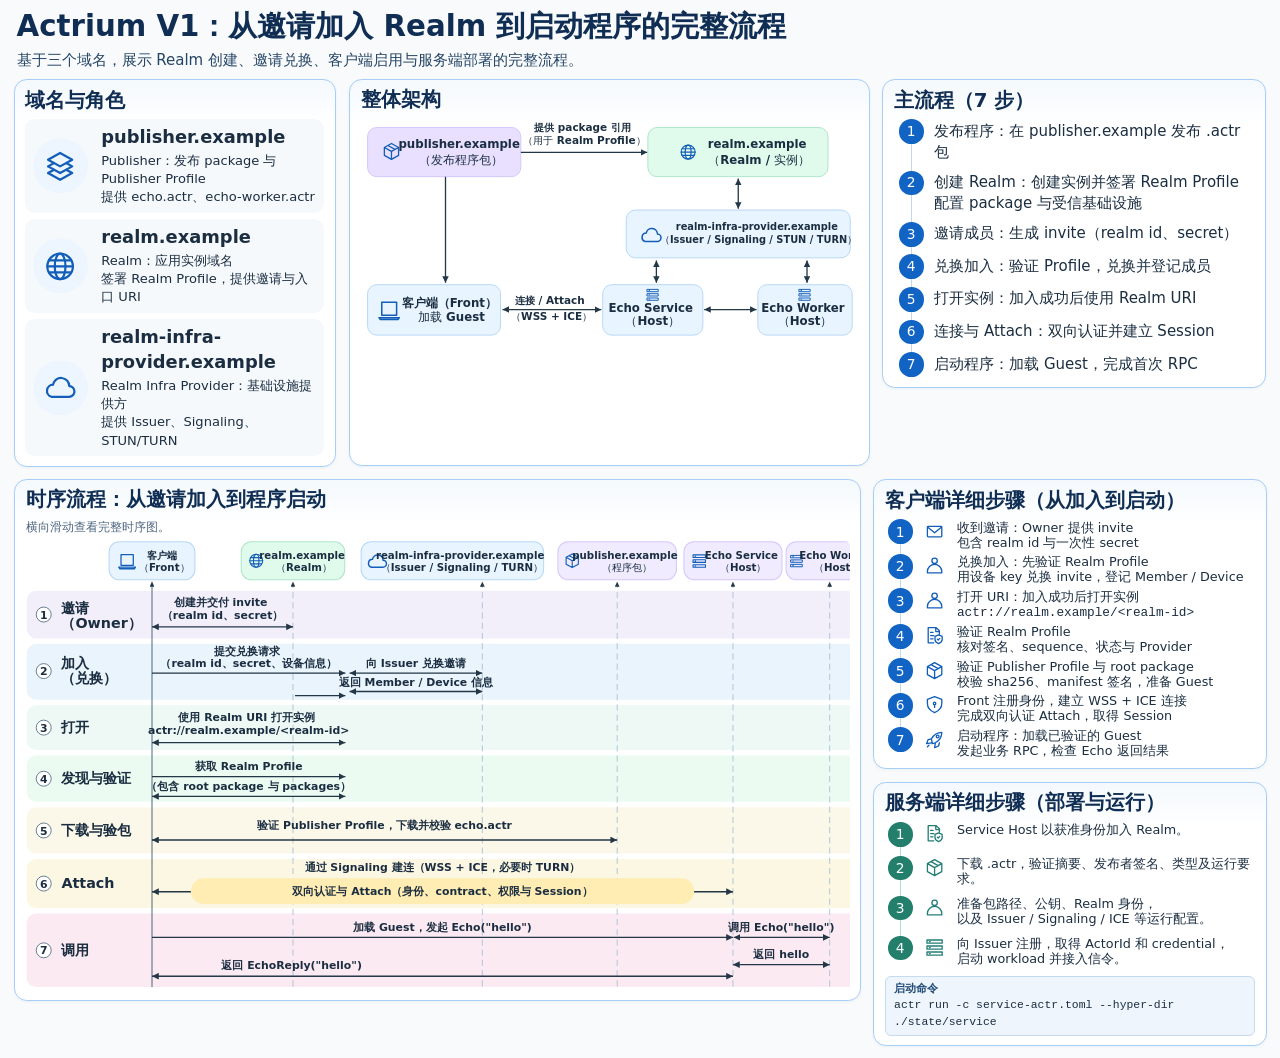
<file: realm-launch-flow/index.html>
<!doctype html>
<html lang="zh-CN">
  <head>
    <meta charset="utf-8" />
    <meta name="viewport" content="width=device-width, initial-scale=1" />
    <title>Actrium V1：从邀请加入 Realm 到启动程序的完整流程</title>
    <meta
      name="description"
      content="基于三个域名，展示 Realm 创建、邀请兑换、客户端启用与服务端部署的完整流程。"
    />
    <style>
      :root {
        color-scheme: light;
        font-family: system-ui, "PingFang SC", "Microsoft YaHei", sans-serif;
        font-size: clamp(93.75%, 1.04vw, 125%);
        line-height: 1.4;
        color: #1b2e41;
        background: #f8fafc;
        --heading: #102e54;
        --blue: #125eb8;
        --outline: #a6cef7;
        --line: #233747;
      }

      * {
        box-sizing: border-box;
      }

      body {
        margin: 0 auto;
        max-width: 1920px;
        padding: 0.55rem 0.9rem 0.85rem;
      }

      h1,
      h2,
      p,
      dl,
      dd,
      ol,
      pre {
        margin: 0;
      }

      h1,
      h2 {
        color: var(--heading);
        line-height: 1.25;
      }

      h1 {
        font-size: clamp(1.55rem, 3vw, 1.95rem);
        font-weight: 750;
      }

      h2 {
        font-size: 1.32rem;
        margin-bottom: 0.4rem;
      }

      .intro {
        padding: 0 0.2rem;
        margin-bottom: 0.58rem;
      }

      .intro p {
        margin-top: 0.32rem;
        color: #254565;
      }

      .overview,
      .details,
      .side {
        display: grid;
        gap: 0.85rem;
      }

      .overview {
        grid-template-columns: minmax(0, 26fr) minmax(0, 42fr) minmax(0, 31fr);
        margin-bottom: 0.85rem;
      }

      .details {
        grid-template-columns: minmax(0, 68.3fr) minmax(0, 31.7fr);
        align-items: start;
      }

      .card {
        min-width: 0;
        padding: 0.55rem 0.7rem 0.65rem;
        border: 1.5px solid var(--outline);
        border-radius: 0.85rem;
        background: linear-gradient(#f4f9fd, #fff 3rem);
        box-shadow: 0 1px 3px #124f8a0c;
      }

      .domains {
        display: grid;
        gap: 0.45rem;
      }

      .domain {
        position: relative;
        padding: 0.4rem 0.25rem 0.4rem 5.08rem;
        border-radius: 0.65rem;
        background: #f6f9fc;
      }

      .domain dt {
        font-size: 1.19rem;
        font-weight: 730;
        overflow-wrap: anywhere;
      }

      .domain dd {
        margin-top: 0.1rem;
        font-size: 0.87rem;
      }

      .icon-library {
        position: absolute;
        width: 0;
        height: 0;
        overflow: hidden;
      }

      .icon {
        color: var(--blue);
        fill: none;
        stroke: currentColor;
        stroke-width: 1.65;
        stroke-linecap: round;
        stroke-linejoin: round;
      }

      .domain-icon {
        position: absolute;
        top: 50%;
        left: 0.5rem;
        transform: translateY(-50%);
        display: grid;
        width: 3.7rem;
        height: 3.7rem;
        place-items: center;
        border-radius: 50%;
        background: #edf6ff;
      }

      .domain-icon .icon {
        width: 2.15rem;
        height: 2.15rem;
      }

      .main-flow {
        align-self: start;
      }

      .steps {
        --step-color: #1164c4;
        --step-line: #bed8f4;
        counter-reset: step;
        list-style: none;
        padding: 0;
        display: grid;
        gap: 0.58rem;
      }

      .steps li {
        counter-increment: step;
        position: relative;
        display: grid;
        grid-template-columns: 1.65rem minmax(0, 1fr);
        align-items: start;
        gap: 0.7rem;
      }

      .steps li::before {
        content: counter(step) / "";
        position: relative;
        z-index: 1;
        display: grid;
        width: 1.65rem;
        height: 1.65rem;
        place-items: center;
        border-radius: 50%;
        background: var(--step-color);
        color: #fff;
        font-size: 0.92rem;
        font-variant-numeric: tabular-nums;
      }

      .steps li:not(:last-child)::after {
        content: "";
        position: absolute;
        inset: 0.82rem auto -0.82rem 0.81rem;
        border-left: 1px solid var(--step-line);
      }

      .steps p {
        padding-top: 0.1rem;
        overflow-wrap: anywhere;
      }

      .main-flow .steps {
        gap: 0.52rem;
        padding: 0 0.35rem;
      }

      .steps.with-icons {
        font-size: 0.85rem;
        line-height: 1.16;
        gap: 0.23rem;
        padding-inline: 0.2rem;
      }

      .with-icons li {
        grid-template-columns: 1.65rem 1.42rem minmax(0, 1fr);
        gap: 0.77rem;
      }

      .with-icons .icon {
        width: 1.28rem;
        height: 1.28rem;
        margin: 0.17rem auto 0;
      }

      .service .steps {
        --step-color: #237e6b;
        --step-line: #b2ddd2;
        gap: 0.6rem;
      }

      .service .icon {
        color: #237e76;
      }

      .command {
        margin-top: 0.6rem;
        padding: 0.3rem 0.55rem;
        border: 1px solid #c5dbee;
        border-radius: 0.4rem;
        background: #eef5fc;
      }

      .command strong {
        display: block;
        color: #254e78;
        font-size: 0.75rem;
      }

      pre {
        font: 0.76rem / 1.45 ui-monospace, "SFMono-Regular", Consolas, monospace;
        white-space: pre-wrap;
        overflow-wrap: anywhere;
      }

      .diagram-card {
        container-type: inline-size;
      }

      .diagram-scroll {
        overflow-x: auto;
        scrollbar-color: #9fbfdd transparent;
        border-radius: 0.35rem;
      }

      .diagram-scroll:focus-visible {
        outline: 2px solid var(--blue);
        outline-offset: 2px;
      }

      .diagram-hint {
        display: none;
        margin: 0 0 0.35rem;
        font-size: 0.8rem;
        color: #4f6780;
      }

      .diagram {
        display: block;
        width: 100%;
        height: auto;
        fill: currentColor;
      }

      .architecture-diagram {
        min-width: 480px;
      }

      .sequence-diagram {
        min-width: 850px;
      }

      .node {
        fill: #e8f4ff;
        stroke: #b8d8f7;
        stroke-width: 1.5;
      }

      .node.publisher,
      .node.host {
        fill: #f0ebff;
        stroke: #d6c7fc;
      }

      .architecture-diagram .node.publisher {
        fill: #e9e0ff;
      }

      .node.realm {
        fill: #e0faec;
        stroke: #afe5cb;
      }

      .diagram text {
        font-weight: 620;
      }

      .node-label,
      .message {
        text-anchor: middle;
      }

      .node-label {
        font-size: 18px;
      }

      .message {
        font-size: 16px;
      }

      .node-label.compact,
      .sequence-diagram .node-label {
        font-size: 15px;
      }

      .diagram .sub-label {
        font-weight: 570;
      }

      .arrow {
        fill: none;
        stroke: var(--line);
        stroke-width: 2;
        marker-end: url(#arrow-tip);
      }

      .arrow.both {
        marker-start: url(#arrow-tip);
      }

      .lifeline {
        fill: none;
        stroke: #afc4d7;
        stroke-width: 1.4;
        stroke-dasharray: 9 6;
        marker-start: url(#arrow-tip);
      }

      .lifeline.front {
        stroke: #476075;
        stroke-dasharray: none;
      }

      .stage-marker {
        fill: #fff;
        stroke: #48647b;
        stroke-width: 1.2;
      }

      .stage-number {
        text-anchor: middle;
        font-size: 16px;
      }

      .stage-name {
        font-size: 21px;
      }

      @container (max-width: 479px) {
        .architecture-hint {
          display: block;
        }
      }

      @container (max-width: 849px) {
        .sequence-hint {
          display: block;
        }
      }

      @media (max-width: 77rem) {
        :root {
          font-size: 100%;
        }

        .overview {
          grid-template-columns: minmax(0, 2fr) minmax(0, 3fr);
        }

        .main-flow {
          grid-column: 1 / -1;
        }

        .main-flow .steps {
          grid-template-columns: repeat(2, minmax(0, 1fr));
          grid-template-rows: repeat(4, auto);
          grid-auto-flow: column;
        }

        .main-flow .steps li:nth-child(4)::after {
          content: none;
        }

        .details {
          grid-template-columns: minmax(0, 1fr);
        }

        .side {
          grid-template-columns: repeat(2, minmax(0, 1fr));
          align-items: start;
        }

        .steps.with-icons {
          line-height: 1.3;
        }
      }

      @media (max-width: 52rem) {
        .overview,
        .side,
        .main-flow .steps {
          grid-template-columns: minmax(0, 1fr);
        }

        .main-flow .steps {
          grid-template-rows: none;
          grid-auto-flow: row;
        }

        .main-flow .steps li:nth-child(4)::after {
          content: "";
        }
      }

      @media (max-width: 30rem) {
        body {
          padding: 0.65rem;
        }

        .domain {
          padding-left: 3.88rem;
        }

        .domain-icon {
          width: 2.7rem;
          height: 2.7rem;
        }

        .domain-icon .icon {
          width: 1.65rem;
          height: 1.65rem;
        }

        .domain dt {
          font-size: 1rem;
        }
      }
    </style>
  </head>
  <body>
    <svg class="icon-library" xmlns="http://www.w3.org/2000/svg" aria-hidden="true">
      <defs>
        <marker
          id="arrow-tip"
          viewBox="0 0 8 8"
          refX="8"
          refY="4"
          markerWidth="5"
          markerHeight="5"
          orient="auto-start-reverse"
        >
          <path d="M0 0 8 4 0 8Z" fill="#233747" />
        </marker>
        <symbol id="icon-layers" viewBox="0 0 24 24">
          <path d="m12 2 9 5-9 5-9-5 9-5Z M3 12l9 5 9-5-4.5-2.5 M3 12l4.5-2.5 M3 17l9 5 9-5-4.5-2.5 M3 17l4.5-2.5" />
        </symbol>
        <symbol id="icon-globe" viewBox="0 0 24 24">
          <circle cx="12" cy="12" r="9.5" />
          <ellipse cx="12" cy="12" rx="4" ry="9.5" />
          <path d="M2.5 12h19M4 7.5h16M4 16.5h16" />
        </symbol>
        <symbol id="icon-cloud" viewBox="0 0 24 24">
          <path d="M5.5 19h13a4 4 0 0 0 .3-8 6.1 6.1 0 0 0-12.1-1 4.6 4.6 0 0 0-1.2 9Z" />
        </symbol>
        <symbol id="icon-package" viewBox="0 0 24 24">
          <path d="m12 2 9 5v10l-9 5-9-5V7l9-5Z M3 7l9 5 9-5 M12 12v10 M7.5 4.5l9 5" />
        </symbol>
        <symbol id="icon-laptop" viewBox="0 0 24 24">
          <path d="M4 3.5h16v14H4z M1 20h22l-1.5 2h-19Z" />
        </symbol>
        <symbol id="icon-server" viewBox="0 0 24 24">
          <path d="M2.5 2.5h19v4h-19z M2.5 10h19v4h-19z M2.5 17.5h19v4h-19z M5.5 4.5h1 M5.5 12h1 M5.5 19.5h1" />
        </symbol>
        <symbol id="icon-mail" viewBox="0 0 24 24">
          <rect x="3" y="5.5" width="18" height="13" rx="1" />
          <path d="m3.5 6.5 8.5 7 8.5-7" />
        </symbol>
        <symbol id="icon-person" viewBox="0 0 24 24">
          <circle cx="12" cy="6" r="3.4" />
          <path d="M3 21v-1.5a9 9 0 0 1 18 0V21Z" />
        </symbol>
        <symbol id="icon-document" viewBox="0 0 24 24">
          <path d="M11 21H4V2h10l4 4v4M13.5 2v5H18M7 8h3m-3 4h4m-4 4h3 M17 11l4.5 2v4c0 2.2-2.2 4.1-4.5 5-2.3-.9-4.5-2.8-4.5-5v-4Z M15.5 16.5l1 1 2-2" />
        </symbol>
        <symbol id="icon-shield" viewBox="0 0 24 24">
          <path d="m12 2 9 3.5v5c0 5.4-4.1 9.3-9 11.5-4.9-2.2-9-6.1-9-11.5v-5Z" />
          <circle cx="12" cy="10.5" r="1.5" />
          <path d="M12 12v3.5" />
        </symbol>
        <symbol id="icon-rocket" viewBox="0 0 24 24">
          <path d="M9 16 8 11c3-5 7-8 13-8 0 6-3 10-8 13l-4 1Zm-1-5-4 1-2 5 6-1m5 0-1 6 5-2 1-4M5 19l-2 2" />
          <circle cx="15.8" cy="8.2" r="1.7" />
        </symbol>
      </defs>
    </svg>

    <header class="intro">
      <h1>Actrium V1：从邀请加入 Realm 到启动程序的完整流程</h1>
      <p>基于三个域名，展示 Realm 创建、邀请兑换、客户端启用与服务端部署的完整流程。</p>
    </header>

    <main>
      <div class="overview">
        <section class="card" aria-labelledby="domains-title">
          <h2 id="domains-title">域名与角色</h2>
          <dl class="domains">
            <div class="domain">
              <dt>publisher.example</dt>
              <dd>
                <span class="domain-icon" aria-hidden="true">
                  <svg class="icon"><use href="#icon-layers" /></svg>
                </span>
                Publisher：发布 package 与 Publisher Profile<br />
                提供 echo.actr、echo-worker.actr
              </dd>
            </div>
            <div class="domain">
              <dt>realm.example</dt>
              <dd>
                <span class="domain-icon" aria-hidden="true">
                  <svg class="icon"><use href="#icon-globe" /></svg>
                </span>
                Realm：应用实例域名<br />
                签署 Realm Profile，提供邀请与入口 URI
              </dd>
            </div>
            <div class="domain">
              <dt>realm-infra-provider.example</dt>
              <dd>
                <span class="domain-icon" aria-hidden="true">
                  <svg class="icon"><use href="#icon-cloud" /></svg>
                </span>
                Realm Infra Provider：基础设施提供方<br />
                提供 Issuer、Signaling、STUN/TURN
              </dd>
            </div>
          </dl>
        </section>

        <section class="card diagram-card" aria-labelledby="architecture-title">
          <h2 id="architecture-title">整体架构</h2>
          <p class="diagram-hint architecture-hint">横向滑动查看完整架构图。</p>
          <div class="diagram-scroll" tabindex="0" role="region" aria-labelledby="architecture-title">
            <svg
              class="diagram architecture-diagram"
              viewBox="0 0 760 338"
              role="img"
              aria-labelledby="architecture-svg-title architecture-svg-description"
            >
              <title id="architecture-svg-title">Actrium V1 整体架构图</title>
              <desc id="architecture-svg-description">
                Publisher 提供程序包与 Realm Profile 所需的 package 引用。Realm 与基础设施提供方连接。客户端加载 Guest，经 WSS 和 ICE 连接 Echo Service 并完成 Attach。Echo Service 与 Echo Worker 都连接基础设施提供方，两个 Host 之间互通。
              </desc>

              <rect class="node publisher" x="10" y="13" width="234" height="75" rx="14" />
              <use class="icon" href="#icon-package" x="32" y="35" width="29" height="29" />
              <text class="node-label" x="153" y="45">
                publisher.example
                <tspan class="sub-label" x="153" dy="23">（发布程序包）</tspan>
              </text>

              <rect class="node realm" x="438" y="13" width="275" height="75" rx="14" />
              <use class="icon" href="#icon-globe" x="486" y="37" width="27" height="27" />
              <text class="node-label" x="608" y="45">
                realm.example
                <tspan class="sub-label" x="608" dy="23">（Realm / 实例）</tspan>
              </text>

              <path class="arrow" d="M244 51H437" />
              <text class="message" x="341" y="18">
                提供 package 引用
                <tspan class="sub-label" x="341" dy="20">（用于 Realm Profile）</tspan>
              </text>

              <path class="arrow both" d="M576 91V137" />
              <rect class="node" x="405" y="139" width="342" height="73" rx="14" />
              <use class="icon" href="#icon-cloud" x="426" y="160" width="34" height="34" />
              <text class="node-label compact" x="607" y="170">
                realm-infra-provider.example
                <tspan class="sub-label" x="607" dy="20">（Issuer / Signaling / STUN / TURN）</tspan>
              </text>

              <path class="arrow" d="M129 88V250" />
              <path class="arrow both" d="M451 216V250" />
              <path class="arrow both" d="M681 216V250" />
              <rect class="node" x="10" y="253" width="203" height="77" rx="14" />
              <use class="icon" href="#icon-laptop" x="26" y="275" width="34" height="34" />
              <text class="node-label" x="138" y="287">
                客户端（Front）
                <tspan class="sub-label" x="138" dy="21">加载 Guest</tspan>
              </text>

              <path class="arrow both" d="M216 291H367" />
              <path class="arrow both" d="M524 291H604" />
              <text class="message" x="291" y="283">
                连接 / Attach
                <tspan class="sub-label" x="291" dy="24">（WSS + ICE）</tspan>
              </text>

              <rect class="node" x="369" y="253" width="153" height="77" rx="14" />
              <use class="icon" href="#icon-server" x="435" y="258" width="21" height="21" />
              <text class="node-label" x="445.5" y="295">
                Echo Service
                <tspan class="sub-label" x="445.5" dy="20">（Host）</tspan>
              </text>

              <rect class="node" x="606" y="253" width="144" height="77" rx="14" />
              <use class="icon" href="#icon-server" x="667" y="258" width="21" height="21" />
              <text class="node-label" x="678" y="295">
                Echo Worker
                <tspan class="sub-label" x="678" dy="20">（Host）</tspan>
              </text>
            </svg>
          </div>
        </section>

        <section class="card main-flow" aria-labelledby="flow-title">
          <h2 id="flow-title">主流程（7 步）</h2>
          <ol class="steps" role="list">
            <li><p>发布程序：在 publisher.example 发布 .actr 包</p></li>
            <li><p>创建 Realm：创建实例并签署 Realm Profile<br />配置 package 与受信基础设施</p></li>
            <li><p>邀请成员：生成 invite（realm id、secret）</p></li>
            <li><p>兑换加入：验证 Profile，兑换并登记成员</p></li>
            <li><p>打开实例：加入成功后使用 Realm URI</p></li>
            <li><p>连接与 Attach：双向认证并建立 Session</p></li>
            <li><p>启动程序：加载 Guest，完成首次 RPC</p></li>
          </ol>
        </section>
      </div>

      <div class="details">
        <section class="card diagram-card" aria-labelledby="sequence-title">
          <h2 id="sequence-title">时序流程：从邀请加入到程序启动</h2>
          <p class="diagram-hint sequence-hint">横向滑动查看完整时序图。</p>
          <div class="diagram-scroll" tabindex="0" role="region" aria-labelledby="sequence-title">
            <svg
              class="diagram sequence-diagram"
              viewBox="0 0 1248 660"
              role="img"
              aria-labelledby="sequence-svg-title sequence-svg-description"
            >
              <title id="sequence-svg-title">从邀请加入到程序启动的时序图</title>
              <desc id="sequence-svg-description">
                参与方为客户端、Realm、基础设施提供方、发布者、Echo Service 和 Echo Worker。Owner 交付邀请后，客户端向 Realm 提交换取成员与设备身份的请求，Realm 通过 Issuer 兑换邀请。客户端打开 Realm URI，获取 Realm Profile，并从发布者处下载及校验 echo.actr。客户端通过 Signaling 建连，与 Echo Service 双向认证并完成 Attach。Guest 发起 Echo("hello")，Echo Service 调用 Echo Worker，最后返回 EchoReply("hello")。
              </desc>

              <rect x="1" y="73" width="1246" height="70" rx="14" fill="#f2effb" />
              <rect x="1" y="151" width="1246" height="82" rx="14" fill="#eaf4fd" />
              <rect x="1" y="241" width="1246" height="66" rx="14" fill="#eef9f6" />
              <rect x="1" y="315" width="1246" height="68" rx="14" fill="#ecfbf1" />
              <rect x="1" y="391" width="1246" height="68" rx="14" fill="#fcf8e9" />
              <rect x="1" y="467" width="1246" height="72" rx="14" fill="#fcf7e3" />
              <rect x="1" y="547" width="1246" height="108" rx="14" fill="#fceaf3" />

              <path class="lifeline front" d="M185 60V655" />
              <path class="lifeline" d="M392 60V655" />
              <path class="lifeline" d="M670 60V655" />
              <path class="lifeline" d="M868 60V655" />
              <path class="lifeline" d="M1038 60V655" />
              <path class="lifeline" d="M1180 60V655" />

              <rect class="node" x="122" y="1" width="126" height="56" rx="15" />
              <use class="icon" href="#icon-laptop" x="135" y="16" width="27" height="27" />
              <text class="node-label" x="203" y="26">
                客户端
                <tspan class="sub-label" x="203" dy="18">（Front）</tspan>
              </text>

              <rect class="node realm" x="316" y="1" width="152" height="56" rx="15" />
              <use class="icon" href="#icon-globe" x="326" y="17" width="24" height="24" />
              <text class="node-label" x="408" y="26">
                realm.example
                <tspan class="sub-label" x="408" dy="18">（Realm）</tspan>
              </text>

              <rect class="node" x="492" y="1" width="268" height="56" rx="15" />
              <use class="icon" href="#icon-cloud" x="500" y="14" width="31" height="31" />
              <text class="node-label" x="640" y="26">
                realm-infra-provider.example
                <tspan class="sub-label" x="640" dy="18">（Issuer / Signaling / TURN）</tspan>
              </text>

              <rect class="node publisher" x="781" y="1" width="174" height="56" rx="15" />
              <use class="icon" href="#icon-package" x="790" y="17" width="24" height="24" />
              <text class="node-label" x="882" y="26">
                publisher.example
                <tspan class="sub-label" x="882" dy="18">（程序包）</tspan>
              </text>

              <rect class="node host" x="966" y="1" width="144" height="56" rx="15" />
              <use class="icon" href="#icon-server" x="977" y="18" width="23" height="23" />
              <text class="node-label" x="1053" y="26">
                Echo Service
                <tspan class="sub-label" x="1053" dy="18">（Host）</tspan>
              </text>

              <rect class="node host" x="1116" y="1" width="128" height="56" rx="15" />
              <use class="icon" href="#icon-server" x="1121" y="19" width="21" height="21" />
              <text class="node-label" x="1191" y="26">
                Echo Worker
                <tspan class="sub-label" x="1191" dy="18">（Host）</tspan>
              </text>

              <g>
                <circle class="stage-marker" cx="26" cy="108" r="11" />
                <text class="stage-number" x="26" y="114">1</text>
                <text class="stage-name" x="52" y="106">
                  邀请
                  <tspan x="52" dy="22">（Owner）</tspan>
                </text>
                <text class="message" x="288.5" y="96">
                  创建并交付 invite
                  <tspan x="288.5" dy="19">（realm id、secret）</tspan>
                </text>
                <path class="arrow both" d="M185 126H392" />
              </g>

              <g>
                <circle class="stage-marker" cx="26" cy="191" r="11" />
                <text class="stage-number" x="26" y="197">2</text>
                <text class="stage-name" x="52" y="187">
                  加入
                  <tspan x="52" dy="22">（兑换）</tspan>
                </text>
                <text class="message" x="327" y="167">
                  提交兑换请求
                  <tspan x="327" dy="18">（realm id、secret、设备信息）</tspan>
                </text>
                <path class="arrow" d="M185 194H469" />
                <text class="message" x="572.5" y="185">向 Issuer 兑换邀请</text>
                <path class="arrow both" d="M475 194H670" />
                <text class="message" x="572.5" y="213">返回 Member / Device 信息</text>
                <path class="arrow both" d="M475 221H670" />
                <path class="arrow" d="M395 227H469" />
              </g>

              <g>
                <circle class="stage-marker" cx="26" cy="274" r="11" />
                <text class="stage-number" x="26" y="280">3</text>
                <text class="stage-name" x="52" y="281">打开</text>
                <text class="message" x="327" y="265">
                  使用 Realm URI 打开实例
                  <tspan x="327" dy="19">actr://realm.example/&lt;realm-id&gt;</tspan>
                </text>
                <path class="arrow both" d="M185 296H469" />
              </g>

              <g>
                <circle class="stage-marker" cx="26" cy="349" r="11" />
                <text class="stage-number" x="26" y="355">4</text>
                <text class="stage-name" x="52" y="356">发现与验证</text>
                <text class="message" x="327" y="336">获取 Realm Profile</text>
                <path class="arrow" d="M185 346H469" />
                <text class="message" x="327" y="366">（包含 root package 与 packages）</text>
                <path class="arrow both" d="M185 375H469" />
              </g>

              <g>
                <circle class="stage-marker" cx="26" cy="425" r="11" />
                <text class="stage-number" x="26" y="431">5</text>
                <text class="stage-name" x="52" y="432">下载与验包</text>
                <text class="message" x="526.5" y="423">验证 Publisher Profile，下载并校验 echo.actr</text>
                <path class="arrow both" d="M185 439H868" />
              </g>

              <g>
                <circle class="stage-marker" cx="26" cy="503" r="11" />
                <text class="stage-number" x="26" y="509">6</text>
                <text class="stage-name" x="52" y="510">Attach</text>
                <text class="message" x="611.5" y="485">通过 Signaling 建连（WSS + ICE，必要时 TURN）</text>
                <path class="arrow both" d="M185 515H1038" />
                <rect x="242" y="495" width="739" height="38" rx="19" fill="#ffedb3" />
                <text class="message" x="611.5" y="520">双向认证与 Attach（身份、contract、权限与 Session）</text>
              </g>

              <g>
                <circle class="stage-marker" cx="26" cy="601" r="11" />
                <text class="stage-number" x="26" y="607">7</text>
                <text class="stage-name" x="52" y="608">调用</text>
                <text class="message" x="611.5" y="572">加载 Guest，发起 Echo("hello")</text>
                <path class="arrow" d="M185 582H1038" />
                <text class="message" x="1109" y="572">调用 Echo("hello")</text>
                <path class="arrow both" d="M1039 582H1180" />
                <text class="message" x="1109" y="612">返回 hello</text>
                <path class="arrow both" d="M1038 622H1180" />
                <text class="message" x="390" y="629">返回 EchoReply("hello")</text>
                <path class="arrow both" d="M185 639H1038" />
              </g>
            </svg>
          </div>
        </section>

        <div class="side">
          <section class="card" aria-labelledby="client-title">
            <h2 id="client-title">客户端详细步骤（从加入到启动）</h2>
            <ol class="steps with-icons" role="list">
              <li>
                <svg class="icon" aria-hidden="true"><use href="#icon-mail" /></svg>
                <p>收到邀请：Owner 提供 invite<br />包含 realm id 与一次性 secret</p>
              </li>
              <li>
                <svg class="icon" aria-hidden="true"><use href="#icon-person" /></svg>
                <p>兑换加入：先验证 Realm Profile<br />用设备 key 兑换 invite，登记 Member / Device</p>
              </li>
              <li>
                <svg class="icon" aria-hidden="true"><use href="#icon-person" /></svg>
                <p>打开 URI：加入成功后打开实例<br /><code>actr://realm.example/&lt;realm-id&gt;</code></p>
              </li>
              <li>
                <svg class="icon" aria-hidden="true"><use href="#icon-document" /></svg>
                <p>验证 Realm Profile<br />核对签名、sequence、状态与 Provider</p>
              </li>
              <li>
                <svg class="icon" aria-hidden="true"><use href="#icon-package" /></svg>
                <p>验证 Publisher Profile 与 root package<br />校验 sha256、manifest 签名，准备 Guest</p>
              </li>
              <li>
                <svg class="icon" aria-hidden="true"><use href="#icon-shield" /></svg>
                <p>Front 注册身份，建立 WSS + ICE 连接<br />完成双向认证 Attach，取得 Session</p>
              </li>
              <li>
                <svg class="icon" aria-hidden="true"><use href="#icon-rocket" /></svg>
                <p>启动程序：加载已验证的 Guest<br />发起业务 RPC，检查 Echo 返回结果</p>
              </li>
            </ol>
          </section>

          <section class="card service" aria-labelledby="service-title">
            <h2 id="service-title">服务端详细步骤（部署与运行）</h2>
            <ol class="steps with-icons" role="list">
              <li>
                <svg class="icon" aria-hidden="true"><use href="#icon-document" /></svg>
                <p>Service Host 以获准身份加入 Realm。</p>
              </li>
              <li>
                <svg class="icon" aria-hidden="true"><use href="#icon-package" /></svg>
                <p>下载 .actr，验证摘要、发布者签名、类型及运行要求。</p>
              </li>
              <li>
                <svg class="icon" aria-hidden="true"><use href="#icon-person" /></svg>
                <p>准备包路径、公钥、Realm 身份，<br />以及 Issuer / Signaling / ICE 等运行配置。</p>
              </li>
              <li>
                <svg class="icon" aria-hidden="true"><use href="#icon-server" /></svg>
                <p>向 Issuer 注册，取得 ActorId 和 credential，<br />启动 workload 并接入信令。</p>
              </li>
            </ol>
            <div class="command">
              <strong>启动命令</strong>
              <pre><code>actr run -c service-actr.toml --hyper-dir ./state/service</code></pre>
            </div>
          </section>
        </div>
      </div>
    </main>
  </body>
</html>
</file>
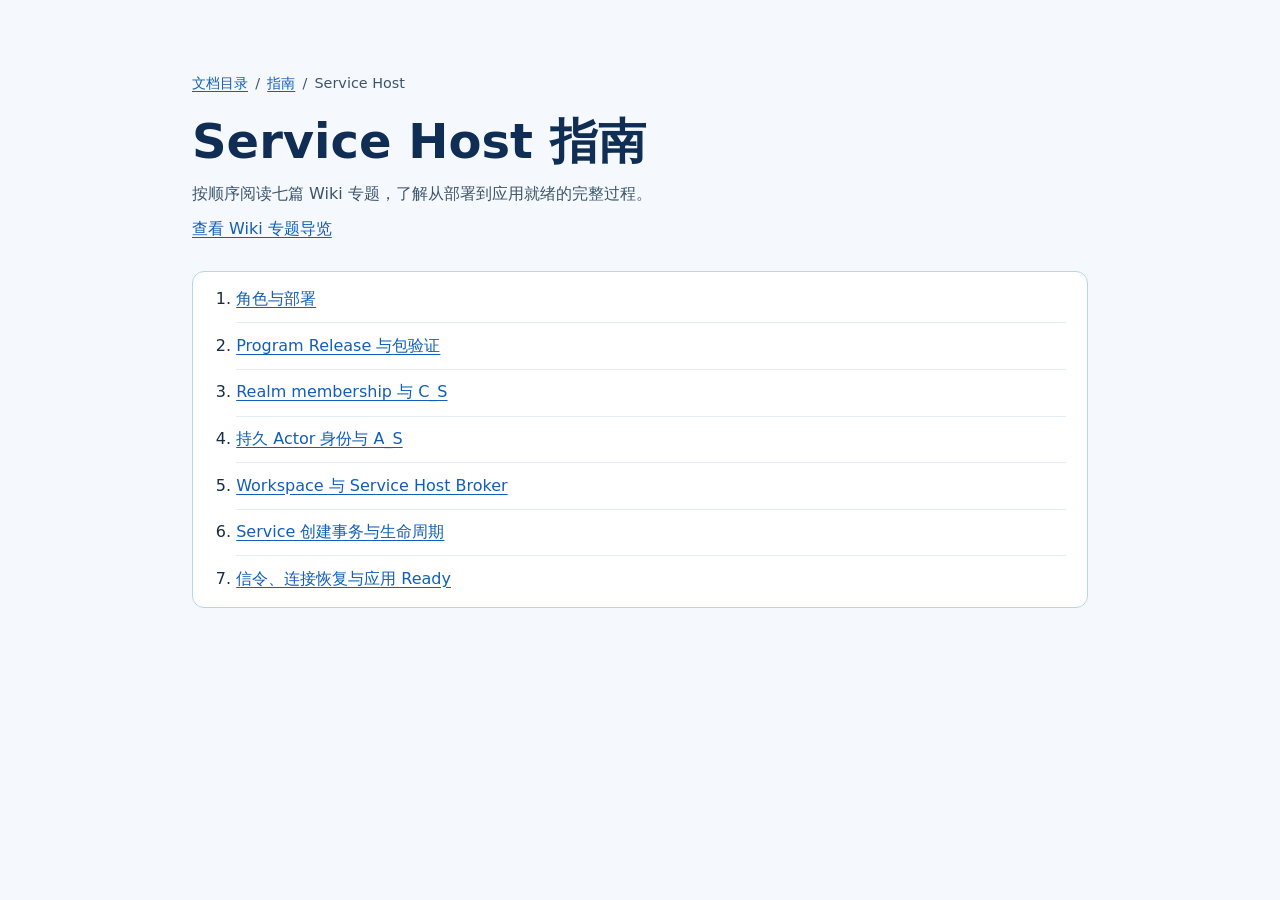
<file: guides/service-host/index.html>
<!doctype html>
<html lang="zh-CN">
  <head>
    <meta charset="utf-8" />
    <meta name="viewport" content="width=device-width, initial-scale=1" />
    <title>Service Host 指南 · Actrium</title>
    <link rel="stylesheet" href="../../assets/directory.css" />
  </head>
  <body>
    <main>
      <nav aria-label="当前位置">
        <ol class="breadcrumb">
          <li><a href="../../">文档目录</a></li>
          <li><a href="../">指南</a></li>
          <li aria-current="page">Service Host</li>
        </ol>
      </nav>

      <header>
        <h1>Service Host 指南</h1>
        <p class="intro">按顺序阅读七篇 Wiki 专题，了解从部署到应用就绪的完整过程。</p>
        <p><a href="https://github.com/kaito-harry/actrium/wiki/Service-Host.zh">查看 Wiki 专题导览</a></p>
      </header>

      <nav aria-label="Service Host 专题目录">
        <ol class="chapters">
          <li><a href="https://github.com/kaito-harry/actrium/wiki/Service-Host-Deployment.zh">角色与部署</a></li>
          <li><a href="https://github.com/kaito-harry/actrium/wiki/Service-Host-Package.zh">Program Release 与包验证</a></li>
          <li><a href="https://github.com/kaito-harry/actrium/wiki/Service-Host-Realm-Membership.zh">Realm membership 与 C_S</a></li>
          <li><a href="https://github.com/kaito-harry/actrium/wiki/Service-Host-Actor-Identity.zh">持久 Actor 身份与 A_S</a></li>
          <li><a href="https://github.com/kaito-harry/actrium/wiki/Service-Host-Workspace.zh">Workspace 与 Service Host Broker</a></li>
          <li><a href="https://github.com/kaito-harry/actrium/wiki/Service-Host-Lifecycle.zh">Service 创建事务与生命周期</a></li>
          <li><a href="https://github.com/kaito-harry/actrium/wiki/Service-Host-Network-Readiness.zh">信令、连接恢复与应用 Ready</a></li>
        </ol>
      </nav>
    </main>
  </body>
</html>
</file>
<file: assets/directory.css>
:root {
  color-scheme: light;
  font-family: system-ui, "PingFang SC", "Microsoft YaHei", sans-serif;
  line-height: 1.55;
  color: #172d43;
  background: #f5f9fd;
}

* {
  box-sizing: border-box;
}

body {
  margin: 0;
  padding: clamp(1.25rem, 6vw, 4.5rem) 1.25rem;
}

main {
  max-width: 56rem;
  margin: 0 auto;
}

header {
  margin-bottom: 1.85rem;
}

h1,
h2,
p {
  margin: 0;
}

h1,
h2 {
  color: #102e54;
  line-height: 1.25;
}

h1 {
  font-size: clamp(2rem, 6vw, 3rem);
}

h2 {
  margin-bottom: 0.6rem;
  font-size: 1.25rem;
}

a {
  color: #125eb8;
  text-underline-offset: 0.18em;
}

a:focus-visible {
  outline: 2px solid #125eb8;
  outline-offset: 4px;
}

.label {
  margin-bottom: 0.35rem;
  color: #125eb8;
  font-weight: 750;
  letter-spacing: 0.08em;
  text-transform: uppercase;
}

.intro {
  margin-top: 0.65rem;
  color: #3c556d;
}

.intro + p {
  margin-top: 0.65rem;
}

.directory {
  display: grid;
  grid-template-columns: repeat(auto-fit, minmax(min(100%, 20rem), 1fr));
  gap: 1.2rem;
}

.entry,
.chapters {
  border: 1px solid #b5d5f2;
  border-radius: 0.75rem;
  background: #fff;
}

.entry {
  display: block;
  padding: 1.2rem;
  text-decoration: none;
}

.entry + .entry {
  margin-top: 0.6rem;
}

.entry:hover {
  border-color: #5f9fd8;
  background: #f0f7ff;
}

.entry:hover strong {
  text-decoration: underline;
}

.entry strong {
  display: block;
  font-size: 1.12rem;
}

.entry span {
  display: block;
  margin-top: 0.4rem;
  color: #3c556d;
}

.breadcrumb {
  display: flex;
  flex-wrap: wrap;
  gap: 0.45rem;
  margin: 0 0 1.05rem;
  padding: 0;
  list-style: none;
  color: #3c556d;
  font-size: 0.9rem;
}

.breadcrumb li + li::before {
  content: "/" / "";
  margin-right: 0.45rem;
}

.chapters {
  margin: 0;
  padding: 0.3rem 1.3rem 0.3rem 2.7rem;
}

.chapters li {
  padding: 0.65rem 0;
}

.chapters li + li {
  border-top: 1px solid #e2edf8;
}
</file>
